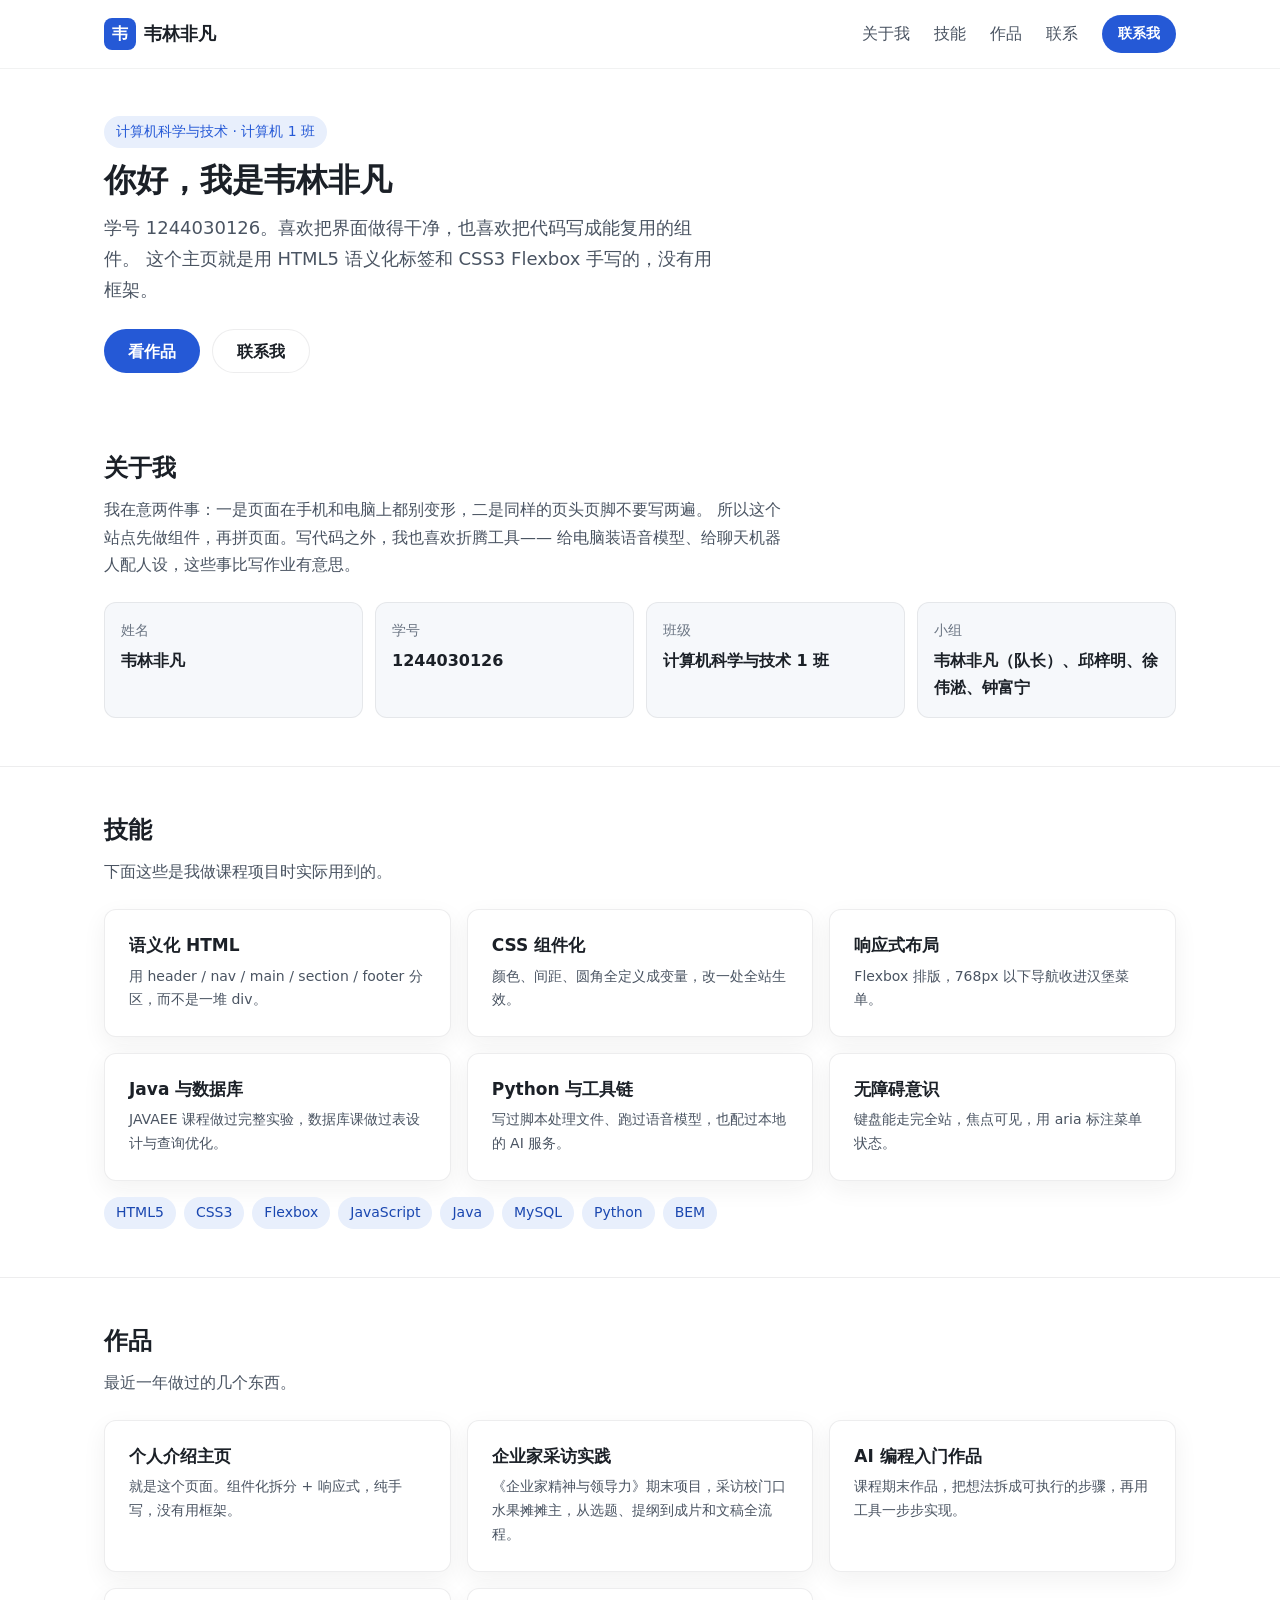
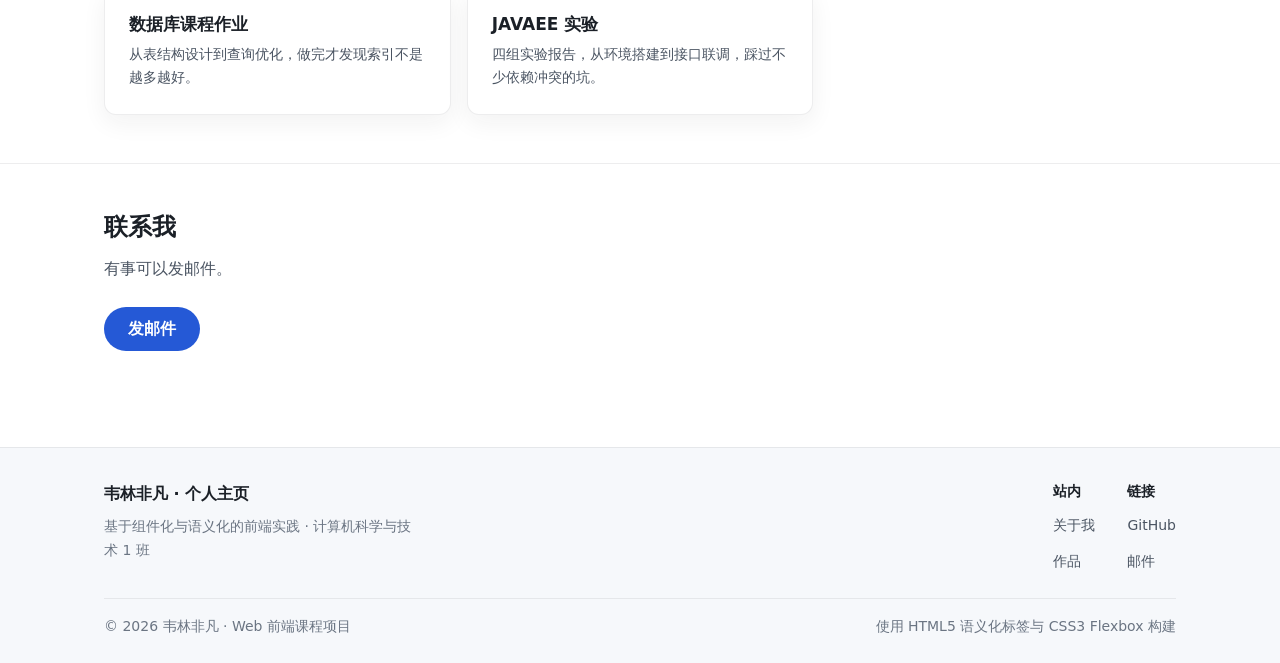
<file: index.html>
<!DOCTYPE html>
<html lang="zh-CN">
<head>
  <meta charset="UTF-8">
  <meta name="viewport" content="width=device-width, initial-scale=1">
  <title>韦林非凡 · 个人主页</title>
  <meta name="description" content="韦林非凡的个人介绍主页：计算机科学与技术专业，计算机 1 班。">
  <link rel="stylesheet" href="css/common.css">

  <style>
    .section { padding: var(--space-7) 0; }
    .section + .section { border-top: 1px solid var(--color-line); }
    .section__lead { max-width: 680px; color: var(--color-body); }

    .hero { padding: var(--space-7) 0 var(--space-6); }
    .hero__eyebrow {
      display: inline-block; margin-bottom: var(--space-3);
      padding: var(--space-1) var(--space-3);
      border-radius: var(--radius-pill);
      background: var(--color-primary-soft);
      color: var(--color-primary);
      font-size: var(--text-small);
    }
    .hero__title { font-size: var(--text-h1); margin-bottom: var(--space-3); }
    .hero__desc { max-width: 620px; font-size: 18px; color: var(--color-body); }
    .hero__actions { display: flex; flex-wrap: wrap; gap: var(--space-3); margin-top: var(--space-5); }

    .btn {
      display: inline-flex; align-items: center; justify-content: center;
      height: 44px; padding: 0 var(--space-5);
      border-radius: var(--radius-pill);
      font-size: var(--text-body); font-weight: 600;
      transition: background .2s var(--ease), color .2s var(--ease);
    }
    .btn--primary { background: var(--color-primary); color: #fff; }
    .btn--primary:hover { background: var(--color-primary-dark); color: #fff; }
    .btn--ghost { border: 1px solid var(--color-line); color: var(--color-ink); background: var(--color-bg); }
    .btn--ghost:hover { border-color: var(--color-primary); color: var(--color-primary); }

    .card-grid {
      display: grid; gap: var(--space-4);
      grid-template-columns: repeat(auto-fill, minmax(260px, 1fr));
    }
    .card {
      padding: var(--space-5);
      background: var(--color-bg);
      border: 1px solid var(--color-line);
      border-radius: var(--radius-md);
      box-shadow: var(--card-shadow);
      transition: transform .2s var(--ease);
    }
    .card:hover { transform: translateY(-3px); }
    .card__title { margin: 0 0 var(--space-2); font-size: 17px; font-weight: 700; color: var(--color-ink); }
    .card__text { margin: 0; font-size: var(--text-small); color: var(--color-body); }

    .tag-list { display: flex; flex-wrap: wrap; gap: var(--space-2); margin-top: var(--space-4); }
    .tag {
      padding: var(--space-1) var(--space-3);
      border-radius: var(--radius-pill);
      background: var(--color-primary-soft);
      color: var(--color-primary-dark);
      font-size: var(--text-small);
    }

    .info-list {
      display: grid; gap: var(--space-3);
      grid-template-columns: repeat(auto-fill, minmax(220px, 1fr));
      margin: var(--space-5) 0 0; padding: 0; list-style: none;
    }
    .info-list__item {
      padding: var(--space-4);
      border: 1px solid var(--color-line);
      border-radius: var(--radius-md);
      background: var(--color-bg-soft);
    }
    .info-list__label { display: block; font-size: var(--text-small); color: var(--color-muted); margin-bottom: var(--space-1); }
    .info-list__value { font-weight: 600; color: var(--color-ink); }
  </style>
</head>
<body>

  <a class="skip-link" href="#main">跳到主内容</a>

  <div data-include="components/header.html"></div>

  <main id="main">

    <!-- ===== 首屏 ===== -->
    <section class="hero">
      <div class="container">
        <span class="hero__eyebrow">计算机科学与技术 · 计算机 1 班</span>
        <h1 class="hero__title">你好，我是韦林非凡</h1>
        <p class="hero__desc">
          学号 1244030126。喜欢把界面做得干净，也喜欢把代码写成能复用的组件。
          这个主页就是用 HTML5 语义化标签和 CSS3 Flexbox 手写的，没有用框架。
        </p>
        <div class="hero__actions">
          <a class="btn btn--primary" href="#works">看作品</a>
          <a class="btn btn--ghost" href="#contact">联系我</a>
        </div>
      </div>
    </section>

    <!-- ===== 关于我 ===== -->
    <section class="section" id="about">
      <div class="container">
        <h2>关于我</h2>
        <p class="section__lead">
          我在意两件事：一是页面在手机和电脑上都别变形，二是同样的页头页脚不要写两遍。
          所以这个站点先做组件，再拼页面。写代码之外，我也喜欢折腾工具——
          给电脑装语音模型、给聊天机器人配人设，这些事比写作业有意思。
        </p>
        <ul class="info-list">
          <li class="info-list__item">
            <span class="info-list__label">姓名</span>
            <span class="info-list__value">韦林非凡</span>
          </li>
          <li class="info-list__item">
            <span class="info-list__label">学号</span>
            <span class="info-list__value">1244030126</span>
          </li>
          <li class="info-list__item">
            <span class="info-list__label">班级</span>
            <span class="info-list__value">计算机科学与技术 1 班</span>
          </li>
          <li class="info-list__item">
            <span class="info-list__label">小组</span>
            <span class="info-list__value">韦林非凡（队长）、邱梓明、徐伟淞、钟富宁</span>
          </li>
        </ul>
      </div>
    </section>

    <!-- ===== 技能 ===== -->
    <section class="section" id="skills">
      <div class="container">
        <h2>技能</h2>
        <p class="section__lead">下面这些是我做课程项目时实际用到的。</p>
        <div class="card-grid" style="margin-top: var(--space-5);">
          <article class="card">
            <h3 class="card__title">语义化 HTML</h3>
            <p class="card__text">用 header / nav / main / section / footer 分区，而不是一堆 div。</p>
          </article>
          <article class="card">
            <h3 class="card__title">CSS 组件化</h3>
            <p class="card__text">颜色、间距、圆角全定义成变量，改一处全站生效。</p>
          </article>
          <article class="card">
            <h3 class="card__title">响应式布局</h3>
            <p class="card__text">Flexbox 排版，768px 以下导航收进汉堡菜单。</p>
          </article>
          <article class="card">
            <h3 class="card__title">Java 与数据库</h3>
            <p class="card__text">JAVAEE 课程做过完整实验，数据库课做过表设计与查询优化。</p>
          </article>
          <article class="card">
            <h3 class="card__title">Python 与工具链</h3>
            <p class="card__text">写过脚本处理文件、跑过语音模型，也配过本地的 AI 服务。</p>
          </article>
          <article class="card">
            <h3 class="card__title">无障碍意识</h3>
            <p class="card__text">键盘能走完全站，焦点可见，用 aria 标注菜单状态。</p>
          </article>
        </div>
        <div class="tag-list">
          <span class="tag">HTML5</span>
          <span class="tag">CSS3</span>
          <span class="tag">Flexbox</span>
          <span class="tag">JavaScript</span>
          <span class="tag">Java</span>
          <span class="tag">MySQL</span>
          <span class="tag">Python</span>
          <span class="tag">BEM</span>
        </div>
      </div>
    </section>

    <!-- ===== 作品 ===== -->
    <section class="section" id="works">
      <div class="container">
        <h2>作品</h2>
        <p class="section__lead">最近一年做过的几个东西。</p>
        <div class="card-grid" style="margin-top: var(--space-5);">
          <article class="card">
            <h3 class="card__title">个人介绍主页</h3>
            <p class="card__text">就是这个页面。组件化拆分 + 响应式，纯手写，没有用框架。</p>
          </article>
          <article class="card">
            <h3 class="card__title">企业家采访实践</h3>
            <p class="card__text">《企业家精神与领导力》期末项目，采访校门口水果摊摊主，从选题、提纲到成片和文稿全流程。</p>
          </article>
          <article class="card">
            <h3 class="card__title">AI 编程入门作品</h3>
            <p class="card__text">课程期末作品，把想法拆成可执行的步骤，再用工具一步步实现。</p>
          </article>
          <article class="card">
            <h3 class="card__title">数据库课程作业</h3>
            <p class="card__text">从表结构设计到查询优化，做完才发现索引不是越多越好。</p>
          </article>
          <article class="card">
            <h3 class="card__title">JAVAEE 实验</h3>
            <p class="card__text">四组实验报告，从环境搭建到接口联调，踩过不少依赖冲突的坑。</p>
          </article>
        </div>
      </div>
    </section>

    <!-- ===== 联系 ===== -->
    <section class="section" id="contact">
      <div class="container">
        <h2>联系我</h2>
        <p class="section__lead">
          有事可以发邮件。
        </p>
        <div class="hero__actions">
          <a class="btn btn--primary" href="mailto:702524434@qq.com">发邮件</a>
        </div>
      </div>
    </section>

  </main>

  <div data-include="components/footer.html"></div>

  <script src="js/common.js"></script>
  <script src="js/include.js"></script>
</body>
</html>
</file>
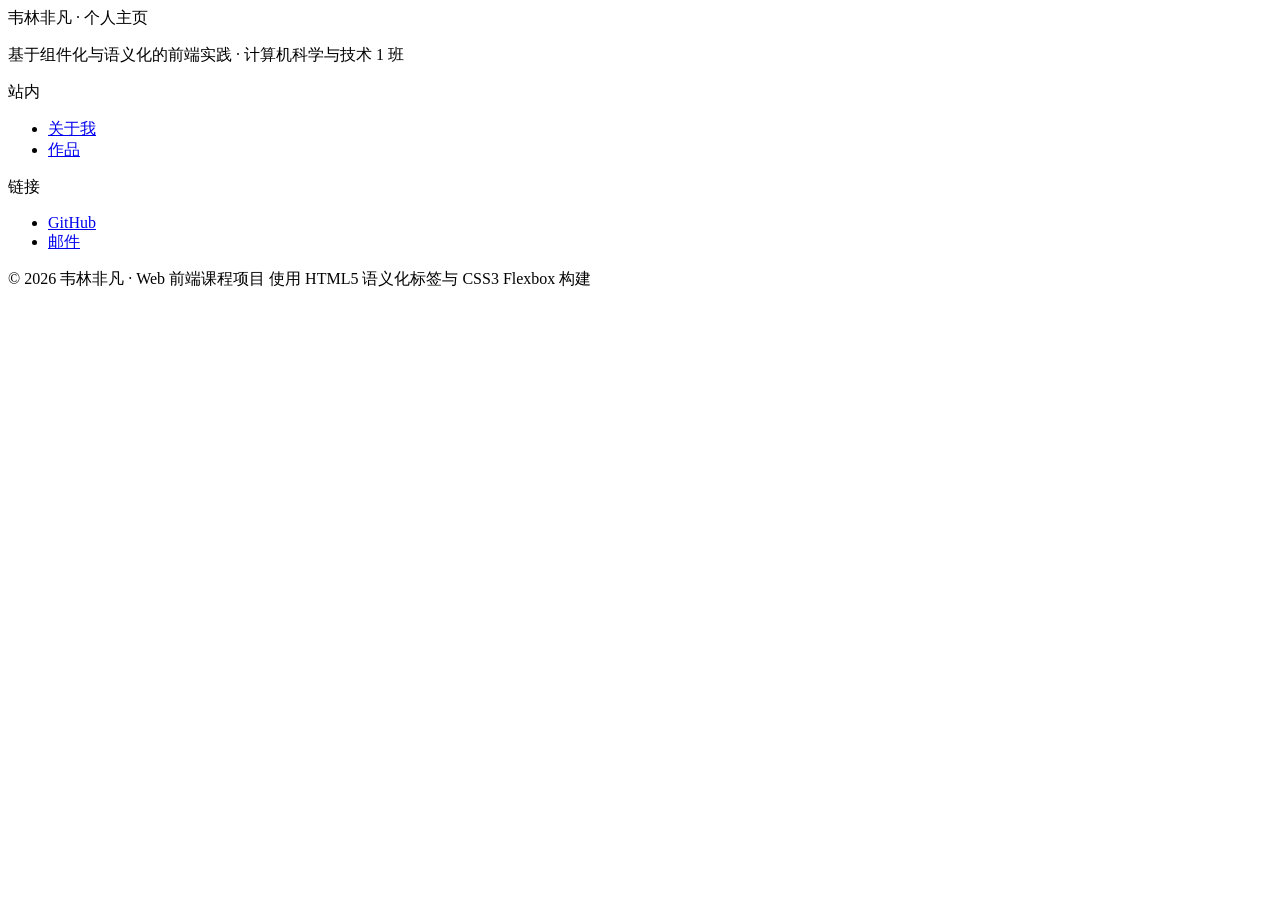
<file: components/footer.html>
<!-- ============================================================
     footer.html —— 页脚组件
     用法：放在每页 <body> 末尾，紧挨着 </body>。
     语义：<footer> 表示最近的章节/页面尾部，版权与联络信息属于它。
     年份由 js/common.js 写入 [data-current-year]，不用每年手改。
     ============================================================ -->
<footer class="site-footer">
  <div class="container">

    <div class="site-footer__inner">
      <div class="site-footer__brand">
        <p class="site-footer__title">韦林非凡 · 个人主页</p>
        <p class="site-footer__desc">
          基于组件化与语义化的前端实践 · 计算机科学与技术 1 班
        </p>
      </div>

      <nav class="site-footer__links" aria-label="页脚导航">
        <div>
          <p class="site-footer__col-title">站内</p>
          <ul class="site-footer__list">
            <li><a href="index.html#about">关于我</a></li>
            <li><a href="index.html#works">作品</a></li>
          </ul>
        </div>
        <div>
          <p class="site-footer__col-title">链接</p>
          <ul class="site-footer__list">
            <li><a href="https://github.com/" target="_blank" rel="noopener noreferrer">GitHub</a></li>
            <li><a href="mailto:702524434@qq.com">邮件</a></li>
          </ul>
        </div>
      </nav>
    </div>

    <div class="site-footer__bottom">
      <span>© <span data-current-year>2026</span> 韦林非凡 · Web 前端课程项目</span>
      <span>使用 HTML5 语义化标签与 CSS3 Flexbox 构建</span>
    </div>

  </div>
</footer>
</file>
<file: css/common.css>
/* ============================================================
   common.css —— 全站共享样式表
   个人介绍静态主页 · 任务二「组件开发与样式统一」
   规范来源：《需求洞察与架构设计说明书》5.5 设计令牌 / 7.2 CSS 组件化
   ------------------------------------------------------------
   结构：
     1. 设计令牌（:root）
     2. 基础重置与排版
     3. 布局容器
     4. 页头 site-header
     5. 导航 site-nav
     6. 页脚 site-footer
     7. 响应式（<= 768px / <= 480px）
   ============================================================ */

/* ---------- 1. 设计令牌 ---------- */
:root {
  /* 颜色：全部满足 WCAG AA 对比度（正文 >= 4.5:1） */
  --color-primary: #2559D6;
  --color-primary-dark: #1A47B0;
  --color-primary-soft: #E8EFFC;
  --color-ink: #1B2027;
  --color-body: #4A5462;
  --color-muted: #6B7583;
  --color-bg: #FFFFFF;
  --color-bg-soft: #F6F8FB;
  --color-line: rgba(27, 32, 39, .08);

  /* 字体：系统字体栈，零加载成本 */
  --font-sans: system-ui, -apple-system, "Segoe UI", "PingFang SC",
    "Hiragino Sans GB", "Microsoft YaHei", "Noto Sans SC", sans-serif;

  /* 字号 */
  --text-h1: 32px;
  --text-h2: 24px;
  --text-body: 16px;
  --text-small: 14px;

  /* 间距：基数 8，全部为 4 的倍数 */
  --space-1: 4px;
  --space-2: 8px;
  --space-3: 12px;
  --space-4: 16px;
  --space-5: 24px;
  --space-6: 32px;
  --space-7: 48px;

  /* 圆角 */
  --radius-sm: 8px;
  --radius-md: 12px;
  --radius-lg: 20px;
  --radius-pill: 999px;

  /* 阴影与层级 */
  --card-shadow: 0 8px 24px rgba(27, 32, 39, .06);
  --header-shadow: 0 1px 0 rgba(27, 32, 39, .06);
  --z-header: 100;
  --z-nav: 90;

  /* 尺寸 */
  --header-height: 68px;
  --container-max: 1120px;
  --ease: cubic-bezier(.4, 0, .2, 1);
}

/* ---------- 2. 基础重置与排版 ---------- */
*,
*::before,
*::after { box-sizing: border-box; }

html { -webkit-text-size-adjust: 100%; }

body {
  margin: 0;
  font-family: var(--font-sans);
  font-size: var(--text-body);
  line-height: 1.7;
  color: var(--color-body);
  background: var(--color-bg);
  -webkit-font-smoothing: antialiased;
}

body.is-nav-open { overflow: hidden; }

h1, h2, h3 {
  color: var(--color-ink);
  line-height: 1.3;
  margin: 0 0 var(--space-3);
}
h1 { font-size: var(--text-h1); }
h2 { font-size: var(--text-h2); }

p { margin: 0 0 var(--space-4); }

a {
  color: var(--color-primary);
  text-decoration: none;
  transition: color .2s var(--ease);
}
a:hover { color: var(--color-primary-dark); }

img { max-width: 100%; display: block; }

:focus-visible {
  outline: 2px solid var(--color-primary);
  outline-offset: 3px;
  border-radius: var(--radius-sm);
}

/* 跳转到主内容：键盘用户可见，鼠标用户看不见 */
.skip-link {
  position: absolute;
  left: var(--space-4);
  top: -60px;
  z-index: calc(var(--z-header) + 1);
  padding: var(--space-2) var(--space-4);
  background: var(--color-primary);
  color: #fff;
  border-radius: var(--radius-sm);
  transition: top .2s var(--ease);
}
.skip-link:focus { top: var(--space-3); color: #fff; }

/* ---------- 3. 布局容器 ---------- */
.container {
  width: 100%;
  max-width: var(--container-max);
  margin: 0 auto;
  padding: 0 var(--space-5);
}

/* ---------- 4. 页头 site-header ---------- */
.site-header {
  position: sticky;
  top: 0;
  z-index: var(--z-header);
  background: rgba(255, 255, 255, .92);
  backdrop-filter: saturate(180%) blur(12px);
  box-shadow: var(--header-shadow);
}

.site-header__inner {
  display: flex;
  align-items: center;
  justify-content: space-between;
  gap: var(--space-4);
  min-height: var(--header-height);
}

/* Logo：品牌标记 + 文字 */
.site-header__logo {
  display: inline-flex;
  align-items: center;
  gap: var(--space-2);
  font-weight: 700;
  font-size: 18px;
  color: var(--color-ink);
  flex: 0 0 auto;
}
.site-header__logo:hover { color: var(--color-primary); }

.site-header__logo-mark {
  display: grid;
  place-items: center;
  width: 32px;
  height: 32px;
  border-radius: var(--radius-sm);
  background: var(--color-primary);
  color: #fff;
  font-size: 16px;
  line-height: 1;
}

/* ---------- 5. 导航 site-nav ---------- */
.site-nav {
  display: flex;
  align-items: center;
  gap: var(--space-5);
}

.site-nav__list {
  display: flex;
  align-items: center;
  gap: var(--space-5);
  margin: 0;
  padding: 0;
  list-style: none;
}

.site-nav__link {
  position: relative;
  display: block;
  padding: var(--space-2) 0;
  color: var(--color-body);
  font-size: var(--text-body);
}
.site-nav__link::after {
  content: "";
  position: absolute;
  left: 0;
  bottom: 0;
  width: 0;
  height: 2px;
  background: var(--color-primary);
  border-radius: 2px;
  transition: width .25s var(--ease);
}
.site-nav__link:hover,
.site-nav__link:focus-visible { color: var(--color-ink); }
.site-nav__link:hover::after,
.site-nav__link:focus-visible::after { width: 100%; }

/* 当前页 */
.site-nav__link--active {
  color: var(--color-primary);
  font-weight: 600;
}
.site-nav__link--active::after { width: 100%; }

/* 导航尾部按钮（比如「联系我」） */
.site-nav__cta {
  display: inline-flex;
  align-items: center;
  height: 38px;
  padding: 0 var(--space-4);
  border-radius: var(--radius-pill);
  background: var(--color-primary);
  color: #fff;
  font-size: var(--text-small);
  font-weight: 600;
}
.site-nav__cta:hover { background: var(--color-primary-dark); color: #fff; }

/* 汉堡按钮：桌面隐藏 */
.site-header__toggle {
  display: none;
  width: 44px;
  height: 44px;
  padding: 0;
  border: 1px solid var(--color-line);
  border-radius: var(--radius-sm);
  background: var(--color-bg);
  cursor: pointer;
  align-items: center;
  justify-content: center;
}

.site-header__toggle-bar {
  position: relative;
  display: block;
  width: 20px;
  height: 2px;
  background: var(--color-ink);
  border-radius: 2px;
  transition: background .2s var(--ease);
}
.site-header__toggle-bar::before,
.site-header__toggle-bar::after {
  content: "";
  position: absolute;
  left: 0;
  width: 20px;
  height: 2px;
  background: var(--color-ink);
  border-radius: 2px;
  transition: transform .25s var(--ease), top .25s var(--ease);
}
.site-header__toggle-bar::before { top: -6px; }
.site-header__toggle-bar::after { top: 6px; }

/* 展开态：变成叉 */
.site-header__toggle[aria-expanded="true"] .site-header__toggle-bar { background: transparent; }
.site-header__toggle[aria-expanded="true"] .site-header__toggle-bar::before { top: 0; transform: rotate(45deg); }
.site-header__toggle[aria-expanded="true"] .site-header__toggle-bar::after { top: 0; transform: rotate(-45deg); }

/* ---------- 6. 页脚 site-footer ---------- */
.site-footer {
  margin-top: var(--space-7);
  padding: var(--space-6) 0 var(--space-5);
  background: var(--color-bg-soft);
  border-top: 1px solid var(--color-line);
}

.site-footer__inner {
  display: flex;
  flex-wrap: wrap;
  align-items: flex-start;
  justify-content: space-between;
  gap: var(--space-5);
}

.site-footer__brand { max-width: 320px; }
.site-footer__title {
  margin: 0 0 var(--space-2);
  font-size: var(--text-body);
  font-weight: 700;
  color: var(--color-ink);
}
.site-footer__desc {
  margin: 0;
  font-size: var(--text-small);
  color: var(--color-muted);
}

.site-footer__links {
  display: flex;
  gap: var(--space-6);
  flex-wrap: wrap;
}
.site-footer__col-title {
  margin: 0 0 var(--space-2);
  font-size: var(--text-small);
  font-weight: 600;
  color: var(--color-ink);
}
.site-footer__list {
  margin: 0;
  padding: 0;
  list-style: none;
  display: grid;
  gap: var(--space-2);
}
.site-footer__list a {
  font-size: var(--text-small);
  color: var(--color-body);
}
.site-footer__list a:hover { color: var(--color-primary); }

.site-footer__bottom {
  margin-top: var(--space-5);
  padding-top: var(--space-4);
  border-top: 1px solid var(--color-line);
  display: flex;
  flex-wrap: wrap;
  gap: var(--space-2);
  align-items: center;
  justify-content: space-between;
  font-size: var(--text-small);
  color: var(--color-muted);
}

/* ---------- 7. 响应式 ---------- */
@media (max-width: 768px) {
  :root {
    --text-h1: 26px;
    --text-h2: 20px;
    --header-height: 60px;
  }

  .container { padding: 0 var(--space-4); }

  /* 汉堡出现 */
  .site-header__toggle { display: inline-flex; }

  /* 导航变成抽屉 */
  .site-nav {
    position: fixed;
    inset: var(--header-height) 0 auto 0;
    display: block;
    padding: var(--space-4) var(--space-4) var(--space-5);
    background: var(--color-bg);
    border-top: 1px solid var(--color-line);
    box-shadow: var(--card-shadow);
    transform: translateY(-8px);
    opacity: 0;
    visibility: hidden;
    pointer-events: none;
    transition: opacity .22s var(--ease), transform .22s var(--ease), visibility .22s;
    z-index: var(--z-nav);
    max-height: calc(100vh - var(--header-height));
    overflow-y: auto;
  }

  .site-nav.is-open {
    transform: translateY(0);
    opacity: 1;
    visibility: visible;
    pointer-events: auto;
  }

  .site-nav__list {
    flex-direction: column;
    align-items: stretch;
    gap: 0;
  }

  .site-nav__item + .site-nav__item { border-top: 1px solid var(--color-line); }

  .site-nav__link {
    padding: var(--space-3) var(--space-2);
    font-size: 17px;
  }
  .site-nav__link::after { display: none; }

  .site-nav__cta {
    margin-top: var(--space-4);
    width: 100%;
    justify-content: center;
    height: 44px;
  }

  .site-footer__inner { flex-direction: column; }
  .site-footer__links { gap: var(--space-5); }
}

@media (max-width: 480px) {
  .site-footer__bottom { flex-direction: column; align-items: flex-start; }
}

/* 尊重「减少动态效果」的系统偏好 */
@media (prefers-reduced-motion: reduce) {
  *,
  *::before,
  *::after {
    animation-duration: .001ms !important;
    transition-duration: .001ms !important;
  }
}
</file>
